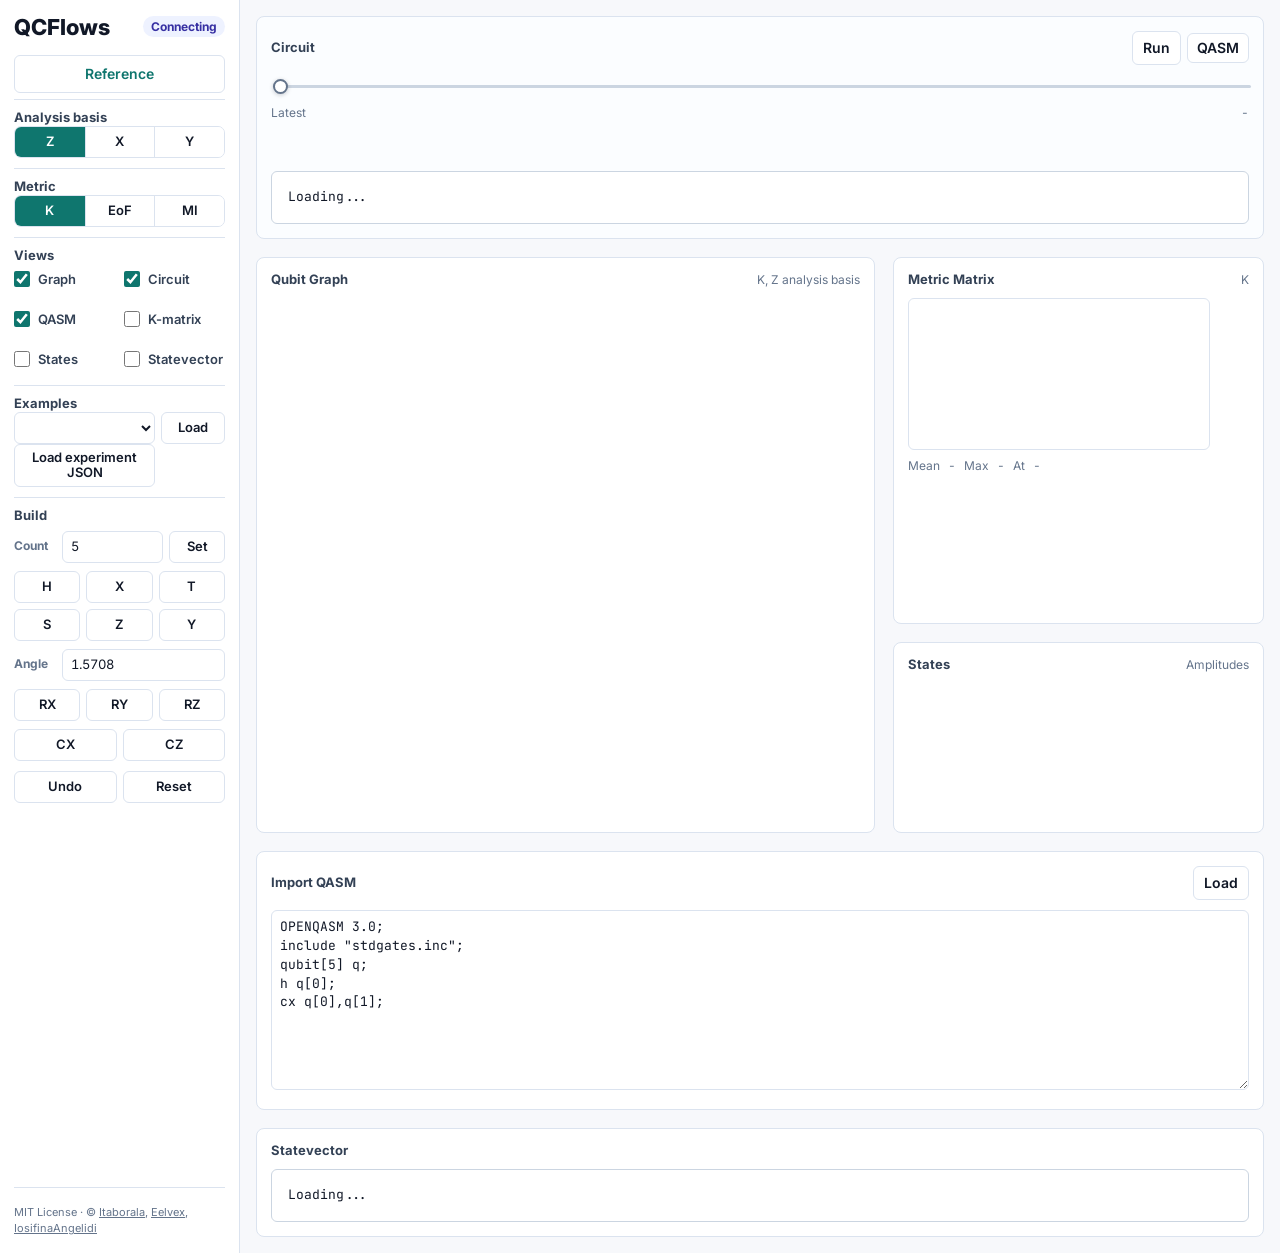
<file: index.html>
<!DOCTYPE html>
<html lang="en">
<head>
  <meta charset="UTF-8" />
  <meta name="viewport" content="width=device-width, initial-scale=1.0" />
  <title>QCFlows</title>
  <link rel="preconnect" href="https://fonts.googleapis.com">
  <link rel="preconnect" href="https://fonts.gstatic.com" crossorigin>
  <link href="https://fonts.googleapis.com/css2?family=Inter:wght@400;500;600;700&family=JetBrains+Mono:wght@400;500;600&display=swap" rel="stylesheet">
  <script src="https://d3js.org/d3.v7.min.js"></script>
  <link rel="stylesheet" href="static/style.css?v=stale-compute-1">
</head>
<body>
  <div class="app-shell">
    <aside class="sidebar">
      <div class="brand-block">
        <h1>QCFlows</h1>
        <div id="status" class="status-pill">Connecting</div>
      </div>
      <a href="reference.html" class="reference-link">Reference</a>

      <section class="tool-section" data-collapsible data-collapse-key="basis">
        <h2><a class="heading-link" href="reference.html#analysis-basis">Analysis basis</a></h2>
        <div id="basis-control" class="segmented-control" aria-label="Analysis basis">
          <button type="button" data-basis="z" class="active">Z</button>
          <button type="button" data-basis="x">X</button>
          <button type="button" data-basis="y">Y</button>
        </div>
      </section>

      <section class="tool-section" data-collapsible data-collapse-key="metric">
        <h2><a class="heading-link" href="reference.html#metrics">Metric</a></h2>
        <div class="metric-help-wrap">
          <div id="metric-control" class="segmented-control" aria-label="Line metric">
            <button type="button" data-metric="k" class="active" aria-describedby="metric-help-popover">K</button>
            <button type="button" data-metric="eof" aria-describedby="metric-help-popover">EoF</button>
            <button type="button" data-metric="mi" aria-describedby="metric-help-popover">MI</button>
          </div>
          <div id="metric-help-popover" class="metric-help-popover" role="tooltip" hidden>
            <strong id="metric-help-title"></strong>
            <span id="metric-help-body"></span>
            <a id="metric-help-link" href="reference.html#metrics">Reference</a>
          </div>
        </div>
      </section>

      <section class="tool-section" data-collapsible data-collapse-key="views">
        <h2><a class="heading-link" href="reference.html#views">Views</a></h2>
        <div class="view-toggle-grid" aria-label="Visible panels">
          <label class="check-option"><input type="checkbox" data-panel-toggle="graph" checked> <span>Graph</span></label>
          <label class="check-option"><input type="checkbox" data-panel-toggle="circuit" checked> <span>Circuit</span></label>
          <label class="check-option"><input type="checkbox" data-panel-toggle="qasm" checked> <span>QASM</span></label>
          <label class="check-option"><input type="checkbox" data-panel-toggle="metric-matrix"> <span>K-matrix</span></label>
          <label class="check-option"><input type="checkbox" data-panel-toggle="states"> <span>States</span></label>
          <label class="check-option"><input type="checkbox" data-panel-toggle="statevector"> <span>Statevector</span></label>
        </div>
      </section>

      <section class="tool-section" data-collapsible data-collapse-key="examples">
        <h2><a class="heading-link" href="reference.html#examples">Examples</a></h2>
        <div class="demo-loader">
          <select id="demo-experiment-select" aria-label="Demo experiment"></select>
          <button id="load-demo-experiment" type="button">Load</button>
        </div>
        <div class="demo-loader">
          <input id="experiment-file" type="file" accept="application/json,.json" hidden>
          <button id="load-experiment-file" type="button">Load experiment JSON</button>
        </div>
      </section>

      <section class="tool-section build-section" data-collapsible data-collapse-key="build">
        <h2><a class="heading-link" href="reference.html#build">Build</a></h2>
        <div class="field-row qubit-count-row">
          <label class="field-label" for="qubit-count">Count</label>
          <input id="qubit-count" type="number" min="1" max="12" value="5">
          <button id="set-qubits" type="button">Set</button>
        </div>
        <div class="button-grid gate-grid">
          <button type="button" data-single-gate="H">H</button>
          <button type="button" data-single-gate="X">X</button>
          <button type="button" data-single-gate="T">T</button>
          <button type="button" data-single-gate="S">S</button>
          <button type="button" data-single-gate="Z">Z</button>
          <button type="button" data-single-gate="Y">Y</button>
        </div>
        <div class="field-row angle-row">
          <label class="field-label" for="rotation-angle">Angle</label>
          <input id="rotation-angle" type="number" step="any" value="1.5708">
        </div>
        <div class="button-grid">
          <button type="button" data-rotation-gate="RX">RX</button>
          <button type="button" data-rotation-gate="RY">RY</button>
          <button type="button" data-rotation-gate="RZ">RZ</button>
        </div>
        <div class="button-grid two-gate-grid">
          <button type="button" data-two-gate="CX">CX</button>
          <button type="button" data-two-gate="CZ">CZ</button>
        </div>
        <div class="button-row">
          <button id="undo-gate" type="button">Undo</button>
          <button id="reset-circuit" type="button">Reset</button>
        </div>
      </section>
      <div class="sidebar-credits">
        MIT License · ©
        <a href="https://github.com/Itaborala" target="_blank" rel="noopener">Itaborala</a>,
        <a href="https://github.com/Eelvex" target="_blank" rel="noopener">Eelvex</a>,
        <a href="https://github.com/iosifinaangelidi" target="_blank" rel="noopener">IosifinaAngelidi</a>
      </div>
    </aside>

    <main class="workspace">
      <section class="panel graph-panel" data-panel-key="graph">
        <div class="panel-header">
          <h2><a class="heading-link" href="reference.html#qubit-graph">Qubit Graph</a></h2>
          <span id="graph-caption" class="muted">K, Z analysis basis</span>
        </div>
        <div id="graph"></div>
      </section>

      <section class="panel metric-panel" data-collapsible data-collapse-key="metric-matrix" data-panel-key="metric-matrix">
        <div class="panel-header">
          <h2><a class="heading-link" href="reference.html#metric-matrix">Metric Matrix</a></h2>
          <span id="matrix-caption" class="muted">K</span>
        </div>
        <canvas id="metric-matrix"></canvas>
        <div id="matrix-tooltip" class="tooltip"></div>
        <div class="stats-line">
          Mean <span id="matrix-mean">-</span>
          Max <span id="matrix-max">-</span>
          At <span id="matrix-argmax">-</span>
        </div>
      </section>

      <section class="panel states-panel" data-collapsible data-collapse-key="states" data-panel-key="states">
        <div class="panel-header">
          <h2><a class="heading-link" href="reference.html#states">States</a></h2>
          <span id="states-caption" class="muted">Amplitudes</span>
        </div>
        <div id="basis-grid"></div>
      </section>

      <section class="panel statevector-panel" data-collapsible data-collapse-key="statevector" data-panel-key="statevector">
        <div class="panel-header">
          <h2><a class="heading-link" href="reference.html#statevector">Statevector</a></h2>
        </div>
        <pre id="statevector">Loading...</pre>
      </section>

      <section class="panel circuit-panel" data-collapsible data-collapse-key="circuit" data-panel-key="circuit">
        <div class="panel-header">
          <h2><a class="heading-link" href="reference.html#circuit">Circuit</a></h2>
          <div class="header-actions">
            <span id="circuit-stale" class="stale-hint" hidden>Circuit Updated - press Run</span>
            <button id="run-circuit" type="button">Run</button>
            <button id="load-current-qasm" type="button" class="quiet-button">QASM</button>
          </div>
        </div>
        <div class="history-control circuit-history" data-collapse-persistent>
          <input id="history-marker" type="range" min="0" max="0" step="1" value="0" disabled>
          <div class="history-meta">
            <span id="history-label">Latest</span>
            <span id="history-count">-</span>
          </div>
        </div>
        <div id="marker-strip" class="marker-strip" aria-label="Circuit markers"></div>
        <div id="operations-list" class="operations-list">Loading...</div>
        <div id="circuit">Loading...</div>
      </section>

      <section class="panel qasm-panel" data-collapsible data-collapse-key="import-qasm" data-panel-key="qasm">
        <div class="panel-header">
          <h2><a class="heading-link" href="reference.html#qasm">Import QASM</a></h2>
          <button id="import-qasm" type="button">Load</button>
        </div>
        <textarea id="qasm-input" spellcheck="false">OPENQASM 3.0;
include "stdgates.inc";
qubit[5] q;
h q[0];
cx q[0],q[1];</textarea>
      </section>
    </main>
  </div>

  <script type="module" src="static/main.js?v=stale-compute-1"></script>
</body>
</html>
</file>
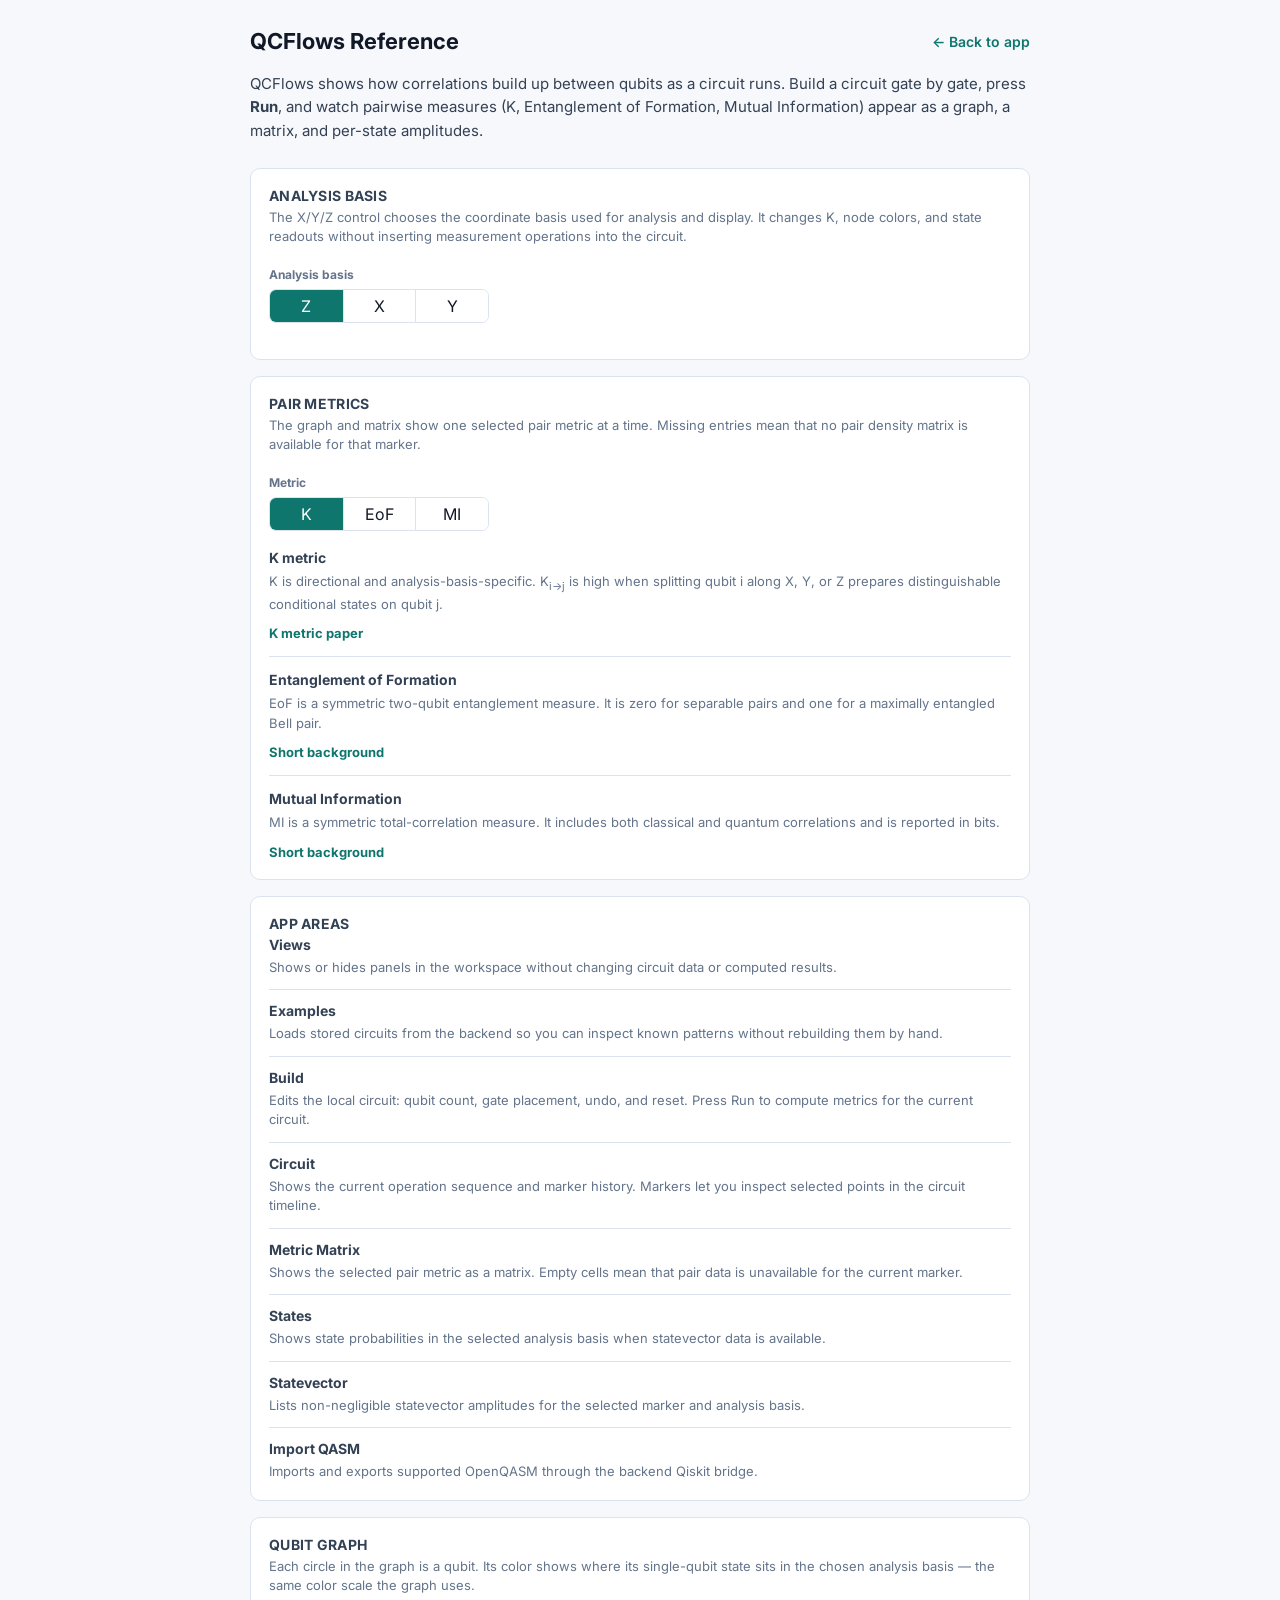
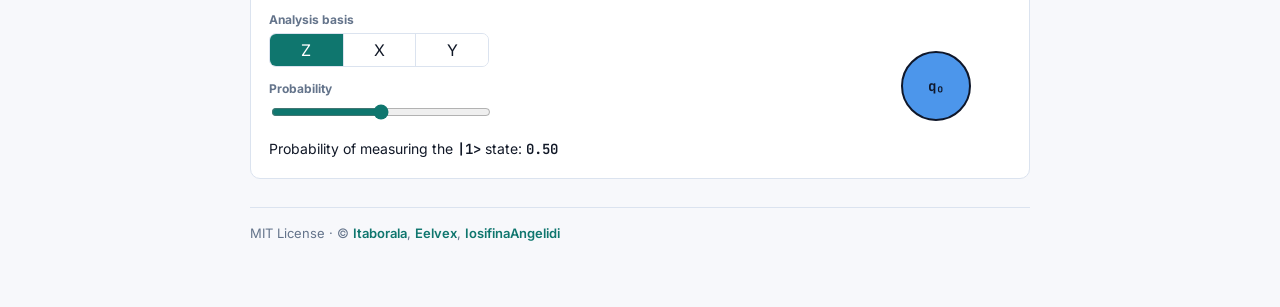
<file: reference.html>
<!DOCTYPE html>
<html lang="en">
<head>
  <meta charset="UTF-8" />
  <meta name="viewport" content="width=device-width, initial-scale=1.0" />
  <title>QCFlows · Reference</title>
  <link rel="preconnect" href="https://fonts.googleapis.com">
  <link rel="preconnect" href="https://fonts.gstatic.com" crossorigin>
  <link href="https://fonts.googleapis.com/css2?family=Inter:wght@400;500;600;700&family=JetBrains+Mono:wght@400;500;600&display=swap" rel="stylesheet">
  <script src="https://d3js.org/d3.v7.min.js"></script>
  <style>
    :root {
      --bg: #f7f8fb;
      --panel: #ffffff;
      --text: #111827;
      --muted: #64748b;
      --line: #dbe3ef;
      --accent: #0f766e;
      --accent-soft: #ccfbf1;
      --mono: 'JetBrains Mono', ui-monospace, SFMono-Regular, Menlo, Consolas, monospace;
    }

    * { box-sizing: border-box; }

    body {
      margin: 0;
      background: var(--bg);
      color: var(--text);
      font-family: Inter, -apple-system, BlinkMacSystemFont, "Segoe UI", sans-serif;
    }

    .wrap {
      max-width: 820px;
      margin: 0 auto;
      padding: 28px 20px 64px;
    }

    .topbar {
      display: flex;
      align-items: center;
      justify-content: space-between;
      gap: 12px;
      margin-bottom: 18px;
    }

    .topbar h1 {
      margin: 0;
      font-size: 22px;
    }

    .back {
      color: var(--accent);
      text-decoration: none;
      font-weight: 600;
      font-size: 14px;
    }

    .back:hover { text-decoration: underline; }

    .lede {
      color: #334155;
      font-size: 15px;
      line-height: 1.55;
      margin: 0 0 26px;
    }

    .ref-card {
      background: var(--panel);
      border: 1px solid var(--line);
      border-radius: 10px;
      padding: 18px;
      margin-bottom: 16px;
      scroll-margin-top: 18px;
    }

    .ref-card h2 {
      margin: 0 0 4px;
      font-size: 14px;
      text-transform: uppercase;
      letter-spacing: 0.02em;
      color: #334155;
    }

    .ref-card p.desc {
      margin: 0 0 16px;
      color: var(--muted);
      font-size: 13px;
      line-height: 1.5;
    }

    .metric-ref {
      border-top: 1px solid var(--line);
      padding-top: 14px;
      margin-top: 14px;
      scroll-margin-top: 18px;
    }

    .mini-ref {
      border-top: 1px solid var(--line);
      padding-top: 12px;
      margin-top: 12px;
      scroll-margin-top: 18px;
    }

    .mini-ref:first-of-type {
      border-top: 0;
      padding-top: 0;
      margin-top: 0;
    }

    .mini-ref h3 {
      margin: 0 0 5px;
      color: #334155;
      font-size: 14px;
    }

    .mini-ref p {
      margin: 0;
      color: var(--muted);
      font-size: 13px;
      line-height: 1.5;
    }

    .tool-snapshot {
      display: inline-grid;
      gap: 7px;
      min-width: min(100%, 220px);
      margin: 0 0 18px;
    }

    .tool-snapshot .field-label {
      margin: 0;
    }

    .tool-snapshot .segmented {
      max-width: none;
    }

    .tool-snapshot button {
      pointer-events: none;
    }

    .ref-card:target,
    .metric-ref:target,
    .mini-ref:target {
      border-radius: 8px;
      animation: ref-target-highlight 1.35s ease-out;
    }

    @keyframes ref-target-highlight {
      0% {
        background: #f0fdfa;
        box-shadow: 0 0 0 3px rgba(15, 118, 110, 0.16);
      }

      100% {
        background: var(--panel);
        box-shadow: 0 0 0 0 rgba(15, 118, 110, 0);
      }
    }

    @media (prefers-reduced-motion: reduce) {
      .ref-card:target,
      .metric-ref:target,
      .mini-ref:target {
        animation: none;
      }
    }

    .metric-ref:first-of-type {
      border-top: 0;
      padding-top: 0;
      margin-top: 0;
    }

    .metric-ref h3 {
      margin: 0 0 6px;
      color: #334155;
      font-size: 14px;
    }

    .metric-ref p {
      margin: 0 0 8px;
      color: var(--muted);
      font-size: 13px;
      line-height: 1.5;
    }

    .ref-link {
      color: var(--accent);
      font-size: 13px;
      font-weight: 700;
      text-decoration: none;
    }

    .ref-link:hover,
    .ref-link:focus-visible {
      text-decoration: underline;
      outline: none;
    }

    .demo {
      display: grid;
      grid-template-columns: 1fr 150px;
      gap: 20px;
      align-items: center;
    }

    .controls { display: grid; gap: 14px; }

    .field-label {
      display: block;
      margin-bottom: 6px;
      color: var(--muted);
      font-size: 12px;
      font-weight: 700;
    }

    .segmented {
      display: grid;
      grid-template-columns: repeat(3, 1fr);
      border: 1px solid var(--line);
      border-radius: 7px;
      overflow: hidden;
      max-width: 220px;
    }

    .segmented button {
      border: 0;
      border-radius: 0;
      min-height: 32px;
      background: #fff;
      color: var(--text);
      font: inherit;
      cursor: pointer;
    }

    .segmented button + button { border-left: 1px solid var(--line); }
    .segmented button.active { background: var(--accent); color: #fff; }

    input[type="range"] {
      width: 100%;
      max-width: 220px;
      accent-color: var(--accent);
    }

    .readout { font-size: 14px; line-height: 1.5; font-variant-ligatures: none; }
    .readout .ket,
    .readout .val { font-family: var(--mono); font-weight: 600; }

    .node-stage { display: grid; place-items: center; }
    .node-stage svg { width: 120px; height: 120px; }

    .node-circle { stroke: #0f172a; stroke-width: 2px; }
    .node-text {
      fill: #0f172a;
      font-family: var(--mono);
      font-size: 14px;
      font-weight: 700;
      text-anchor: middle;
      dominant-baseline: central;
    }

    @media (max-width: 560px) {
      .demo { grid-template-columns: 1fr; }
      .node-stage { order: -1; }
    }
    .ref-footer {
      margin-top: 28px;
      padding-top: 16px;
      border-top: 1px solid var(--line);
      color: var(--muted);
      font-size: 13px;
      line-height: 1.5;
    }

    .ref-footer a {
      color: var(--accent);
      font-weight: 600;
      text-decoration: none;
    }

    .ref-footer a:hover,
    .ref-footer a:focus-visible {
      text-decoration: underline;
      outline: none;
    }
  </style>
</head>
<body>
  <div class="wrap">
    <div class="topbar">
      <h1>QCFlows Reference</h1>
      <a class="back" href="index.html">← Back to app</a>
    </div>

    <p class="lede">
      QCFlows shows how correlations build up between qubits as a circuit runs.
      Build a circuit gate by gate, press <strong>Run</strong>, and watch pairwise
      measures (K, Entanglement of Formation, Mutual Information) appear as a graph,
      a matrix, and per-state amplitudes.
    </p>

    <section class="ref-card" id="analysis-basis">
      <h2>Analysis basis</h2>
      <p class="desc">
        The X/Y/Z control chooses the coordinate basis used for analysis and
        display. It changes K, node colors, and state readouts without inserting
        measurement operations into the circuit.
      </p>

      <div class="tool-snapshot" aria-label="Analysis basis selector preview">
        <span class="field-label">Analysis basis</span>
        <div class="segmented">
          <button type="button" class="active" tabindex="-1">Z</button>
          <button type="button" tabindex="-1">X</button>
          <button type="button" tabindex="-1">Y</button>
        </div>
      </div>
    </section>

    <section class="ref-card" id="metrics">
      <h2>Pair metrics</h2>
      <p class="desc">
        The graph and matrix show one selected pair metric at a time. Missing
        entries mean that no pair density matrix is available for that marker.
      </p>

      <div class="tool-snapshot" aria-label="Metric selector preview">
        <span class="field-label">Metric</span>
        <div class="segmented">
          <button type="button" class="active" tabindex="-1">K</button>
          <button type="button" tabindex="-1">EoF</button>
          <button type="button" tabindex="-1">MI</button>
        </div>
      </div>

      <article class="metric-ref" id="metric-k">
        <h3>K metric</h3>
        <p>
          K is directional and analysis-basis-specific. K<sub>i→j</sub> is high
          when splitting qubit i along X, Y, or Z prepares distinguishable
          conditional states on qubit j.
        </p>
        <a class="ref-link" href="https://arxiv.org/abs/2606.16549" target="_blank" rel="noopener">K metric paper</a>
      </article>

      <article class="metric-ref" id="metric-eof">
        <h3>Entanglement of Formation</h3>
        <p>
          EoF is a symmetric two-qubit entanglement measure. It is zero for
          separable pairs and one for a maximally entangled Bell pair.
        </p>
        <a class="ref-link" href="https://en.wikipedia.org/wiki/Entanglement_of_formation" target="_blank" rel="noopener">Short background</a>
      </article>

      <article class="metric-ref" id="metric-mi">
        <h3>Mutual Information</h3>
        <p>
          MI is a symmetric total-correlation measure. It includes both
          classical and quantum correlations and is reported in bits.
        </p>
        <a class="ref-link" href="https://en.wikipedia.org/wiki/Quantum_mutual_information" target="_blank" rel="noopener">Short background</a>
      </article>
    </section>

    <section class="ref-card" id="app-areas">
      <h2>App areas</h2>

      <article class="mini-ref" id="views">
        <h3>Views</h3>
        <p>Shows or hides panels in the workspace without changing circuit data or computed results.</p>
      </article>

      <article class="mini-ref" id="examples">
        <h3>Examples</h3>
        <p>Loads stored circuits from the backend so you can inspect known patterns without rebuilding them by hand.</p>
      </article>

      <article class="mini-ref" id="build">
        <h3>Build</h3>
        <p>Edits the local circuit: qubit count, gate placement, undo, and reset. Press Run to compute metrics for the current circuit.</p>
      </article>

      <article class="mini-ref" id="circuit">
        <h3>Circuit</h3>
        <p>Shows the current operation sequence and marker history. Markers let you inspect selected points in the circuit timeline.</p>
      </article>

      <article class="mini-ref" id="metric-matrix">
        <h3>Metric Matrix</h3>
        <p>Shows the selected pair metric as a matrix. Empty cells mean that pair data is unavailable for the current marker.</p>
      </article>

      <article class="mini-ref" id="states">
        <h3>States</h3>
        <p>Shows state probabilities in the selected analysis basis when statevector data is available.</p>
      </article>

      <article class="mini-ref" id="statevector">
        <h3>Statevector</h3>
        <p>Lists non-negligible statevector amplitudes for the selected marker and analysis basis.</p>
      </article>

      <article class="mini-ref" id="qasm">
        <h3>Import QASM</h3>
        <p>Imports and exports supported OpenQASM through the backend Qiskit bridge.</p>
      </article>
    </section>

    <section class="ref-card" id="qubit-graph">
      <h2>Qubit graph</h2>
      <p class="desc">
        Each circle in the graph is a qubit. Its color shows where its single-qubit
        state sits in the chosen analysis basis — the same color scale the graph uses.
      </p>

      <div class="demo">
        <div class="controls">
          <div>
            <span class="field-label">Analysis basis</span>
            <div class="segmented" id="ref-basis">
              <button type="button" data-basis="z" class="active">Z</button>
              <button type="button" data-basis="x">X</button>
              <button type="button" data-basis="y">Y</button>
            </div>
          </div>

          <div>
            <span class="field-label">Probability</span>
            <input id="ref-slider" type="range" min="0" max="1" step="0.01" value="0.5">
          </div>

          <div class="readout">
            Probability of measuring the <span class="ket" id="ref-ket">|1></span> state:
            <span class="val" id="ref-prob">0.50</span>
          </div>
        </div>

        <div class="node-stage">
          <svg viewBox="0 0 120 120" role="img" aria-label="Qubit node colored by probability">
            <circle class="node-circle" id="ref-node" cx="60" cy="60" r="34"></circle>
            <text class="node-text" x="60" y="60">q₀</text>
          </svg>
        </div>
      </div>
    </section>
    <footer class="ref-footer">
      MIT License · ©
      <a href="https://github.com/Itaborala" target="_blank" rel="noopener">Itaborala</a>,
      <a href="https://github.com/Eelvex" target="_blank" rel="noopener">Eelvex</a>,
      <a href="https://github.com/iosifinaangelidi" target="_blank" rel="noopener">IosifinaAngelidi</a>
    </footer>
  </div>

  <script>
    const EIGEN = {z: "1", x: "-", y: "ī"};

    const basisControl = document.getElementById("ref-basis");
    const slider = document.getElementById("ref-slider");
    const node = document.getElementById("ref-node");
    const ket = document.getElementById("ref-ket");
    const prob = document.getElementById("ref-prob");

    let basis = "z";
    let p = 0.5;

    // Same Blues scale as the graph; falls back if d3 is unavailable.
    function blues(t) {
      return window.d3
        ? d3.interpolateBlues(t)
        : `hsl(212, 80%, ${96 - 70 * t}%)`;
    }

    function render() {
      const prob0 = 1 - p;                 // graph colors by P(|0>-type)
      node.setAttribute("fill", blues(prob0));
      ket.textContent = `|${EIGEN[basis]}>`;
      prob.textContent = p.toFixed(2);
    }

    basisControl.addEventListener("click", (event) => {
      const button = event.target.closest("button");
      if (!button) return;
      basis = button.dataset.basis;
      for (const item of basisControl.querySelectorAll("button")) {
        item.classList.toggle("active", item === button);
      }
      render();
    });

    slider.addEventListener("input", (event) => {
      p = Number(event.target.value);
      render();
    });

    render();
  </script>
</body>
</html>
</file>
<file: static/style.css>
:root {
  --bg: #f7f8fb;
  --panel: #ffffff;
  --panel-soft: #f8fafc;
  --text: #111827;
  --muted: #64748b;
  --line: #dbe3ef;
  --line-strong: #bdc8d8;
  --accent: #0f766e;
  --accent-soft: #ccfbf1;
  --warn: #b45309;
  --danger: #b91c1c;
  --font-ui: Inter, -apple-system, BlinkMacSystemFont, "Segoe UI", sans-serif;
  --mono: 'JetBrains Mono', ui-monospace, SFMono-Regular, Menlo, Consolas, monospace;
  --text-xs: 12px;
  --text-sm: 13px;
  --text-md: 14px;
}

* {
  box-sizing: border-box;
}

body {
  margin: 0;
  background: var(--bg);
  color: var(--text);
  font-family: var(--font-ui);
  font-size: var(--text-md);
  line-height: 1.45;
  letter-spacing: 0;
}

button,
input,
select,
textarea {
  font: inherit;
}

button {
  border: 1px solid var(--line);
  background: #fff;
  color: var(--text);
  border-radius: 6px;
  min-height: 34px;
  padding: 6px 10px;
  cursor: pointer;
  font-size: var(--text-md);
  font-weight: 600;
  line-height: 1.2;
}

button:hover {
  border-color: var(--line-strong);
  background: var(--panel-soft);
}

button.active-tool {
  border-color: var(--accent);
  background: var(--accent-soft);
  color: var(--accent);
  box-shadow: 0 0 0 2px rgba(15, 118, 110, 0.12);
}

button.active-tool:hover {
  background: #99f6e4;
}

input,
select,
textarea {
  width: 100%;
  border: 1px solid var(--line);
  border-radius: 6px;
  background: #fff;
  color: var(--text);
  padding: 7px 8px;
  font-size: var(--text-md);
  line-height: 1.25;
}

select {
  min-height: 34px;
}

textarea,
pre,
#circuit {
  font-family: var(--mono);
}

textarea {
  min-height: 180px;
  resize: vertical;
  font-size: var(--text-sm);
  line-height: 1.45;
  white-space: pre;
}

pre {
  margin: 0;
  white-space: pre-wrap;
}

.app-shell {
  display: grid;
  grid-template-columns: 240px minmax(0, 1fr);
  min-height: 100vh;
}

.sidebar {
  background: #fff;
  border-right: 1px solid var(--line);
  padding: 16px 14px;
  overflow-y: auto;
  display: flex;
  flex-direction: column;
}

.sidebar button {
  min-height: 32px;
  padding: 5px 8px;
  font-size: var(--text-sm);
}

.sidebar input,
.sidebar select {
  min-height: 32px;
  padding: 6px 8px;
  font-size: var(--text-sm);
}

.sidebar input[type="number"] {
  appearance: textfield;
  font-variant-numeric: tabular-nums;
}

.sidebar input[type="number"]::-webkit-inner-spin-button,
.sidebar input[type="number"]::-webkit-outer-spin-button {
  appearance: none;
  margin: 0;
}

.sidebar-credits {
  margin-top: auto;
  padding-top: 16px;
  border-top: 1px solid var(--line);
  color: var(--muted);
  font-size: 11px;
  line-height: 1.5;
}

.sidebar-credits a { color: inherit; }




.brand-block {
  display: flex;
  align-items: flex-start;
  justify-content: space-between;
  gap: 12px;
  margin-bottom: 16px;
}

.brand-block h1 {
  margin: 0;
  font-size: 22px;
  font-weight: 800;
  line-height: 1.05;
}

.status-pill {
  border-radius: 999px;
  background: #eef2ff;
  color: #3730a3;
  font-size: var(--text-xs);
  font-weight: 700;
  line-height: 1.1;
  padding: 4px 8px;
}

.status-pill[data-tone="ok"] {
  background: var(--accent-soft);
  color: var(--accent);
}

.status-pill[data-tone="error"] {
  background: #fee2e2;
  color: var(--danger);
}

.tool-section {
  border-top: 1px solid var(--line);
  padding: 10px 0;
}

.tool-section h2,
.panel h2 {
  margin: 0;
  font-size: var(--text-sm);
  font-weight: 700;
  line-height: 1.2;
  text-transform: none;
  color: #334155;
}

.heading-link {
  color: inherit;
  text-decoration: none;
  border-radius: 4px;
}

.heading-link:hover,
.heading-link:focus-visible {
  color: var(--accent);
  text-decoration: underline;
  outline: none;
}

.collapse-heading {
  display: flex;
  align-items: center;
  gap: 6px;
  min-width: 0;
}

.panel-header .collapse-heading {
  flex: 1;
}

.header-actions {
  display: flex;
  gap: 6px;
  align-items: center;
}

.stale-hint {
  border: 1px solid #fde68a;
  border-radius: 999px;
  background: #fffbeb;
  color: #92400e;
  font-size: 11px;
  font-weight: 600;
  line-height: 1;
  padding: 4px 7px;
}

#run-circuit.needs-run {
  border-color: #d97706;
  background: #fff7ed;
  color: #9a3412;
  box-shadow: inset 0 0 0 1px rgba(217, 119, 6, 0.12);
}

.collapse-toggle {
  display: grid;
  place-items: center;
  flex: 0 0 auto;
  width: 22px;
  min-height: 22px;
  padding: 0;
  border-color: transparent;
  background: transparent;
  color: var(--muted);
}

.collapse-toggle:hover {
  border-color: var(--line);
  background: var(--panel-soft);
  color: var(--text);
}

.collapse-icon {
  width: 8px;
  height: 8px;
  border-right: 2px solid currentColor;
  border-bottom: 2px solid currentColor;
  transform: rotate(45deg) translate(-1px, -1px);
  transition: transform 120ms ease;
}

[data-collapsed="true"] .collapse-icon {
  transform: rotate(-45deg);
}

.tool-section > .collapse-heading + .collapsible-content {
  margin-top: 7px;
}

.collapsible-content[hidden] {
  display: none;
}

.collapsible-content > .field-label:first-child {
  margin-top: 0;
}

[data-collapsed="true"] > .panel-header {
  margin-bottom: 0;
}

[data-collapsed="true"] > .panel-header > button:not(.collapse-toggle) {
  display: none;
}

.field-label {
  display: block;
  margin: 8px 0 4px;
  color: var(--muted);
  font-size: var(--text-xs);
  font-weight: 700;
  line-height: 1.2;
}

.field-row {
  display: grid;
  grid-template-columns: 42px minmax(0, 1fr);
  gap: 6px;
  align-items: center;
  margin-top: 7px;
}

.field-row .field-label {
  margin: 0;
}

.qubit-count-row {
  grid-template-columns: 42px minmax(0, 1fr) 56px;
}

.build-section .button-grid,
.build-section .button-row {
  margin-top: 8px;
}

.build-section .angle-row {
  margin-top: 8px;
}

.build-section .button-row {
  padding-top: 2px;
}

.inline-fields,
.demo-loader,
.button-row,
.button-grid {
  display: grid;
  gap: 6px;
}

.demo-loader,
.inline-fields {
  grid-template-columns: 1fr 64px;
}

.button-row {
  grid-template-columns: 1fr 1fr;
}

.button-grid {
  grid-template-columns: repeat(3, 1fr);
  margin-top: 6px;
}

.gate-grid {
  grid-template-columns: repeat(3, 1fr);
}

.two-gate-grid {
  grid-template-columns: repeat(2, 1fr);
}

.segmented-control {
  display: grid;
  grid-template-columns: repeat(3, 1fr);
  border: 1px solid var(--line);
  border-radius: 7px;
  overflow: hidden;
}

.metric-help-wrap {
  position: relative;
}

.metric-help-popover {
  position: absolute;
  left: 0;
  right: 0;
  top: calc(100% + 7px);
  z-index: 20;
  display: grid;
  gap: 5px;
  border: 1px solid var(--line-strong);
  border-radius: 7px;
  background: #ffffff;
  box-shadow: 0 10px 24px rgba(15, 23, 42, 0.14);
  color: #334155;
  padding: 9px 10px;
  font-size: var(--text-xs);
  line-height: 1.35;
}

.metric-help-popover[hidden] {
  display: none;
}

.metric-help-popover strong {
  color: var(--text);
  font-size: var(--text-sm);
  line-height: 1.2;
}

.metric-help-popover a {
  color: var(--accent);
  font-weight: 700;
  text-decoration: none;
}

.metric-help-popover a:hover,
.metric-help-popover a:focus-visible {
  text-decoration: underline;
  outline: none;
}

.view-toggle-grid {
  display: grid;
  grid-template-columns: repeat(2, minmax(0, 1fr));
  column-gap: 8px;
  row-gap: 8px;
}

.check-option {
  display: grid;
  grid-template-columns: 16px minmax(0, 1fr);
  align-items: center;
  gap: 8px;
  color: #334155;
  font-size: var(--text-sm);
  font-weight: 600;
  line-height: 1.25;
}

.check-option input {
  width: 16px;
  height: 16px;
  margin: 0;
  accent-color: var(--accent);
}

.segmented-control button {
  border: 0;
  border-radius: 0;
  min-height: 30px;
}

.segmented-control button + button {
  border-left: 1px solid var(--line);
}

.segmented-control .active {
  background: var(--accent);
  color: #fff;
}

.history-control {
  display: grid;
  gap: 6px;
}

.history-control input[type="range"] {
  appearance: none;
  height: 18px;
  padding: 0;
  border: 0;
  background: transparent;
  cursor: pointer;
}

.history-control input[type="range"]::-webkit-slider-runnable-track {
  height: 3px;
  border-radius: 999px;
  background: #cbd5e1;
}

.history-control input[type="range"]::-webkit-slider-thumb {
  appearance: none;
  width: 15px;
  height: 15px;
  margin-top: -6px;
  border: 2px solid #64748b;
  border-radius: 999px;
  background: #ffffff;
  box-shadow: 0 1px 4px rgba(15, 23, 42, 0.22);
}

.history-control input[type="range"]:focus-visible {
  outline: none;
}

.history-control input[type="range"]:focus-visible::-webkit-slider-thumb {
  border-color: var(--accent);
  box-shadow: 0 0 0 4px rgba(15, 118, 110, 0.14);
}

.history-control input[type="range"]::-moz-range-track {
  height: 3px;
  border-radius: 999px;
  background: #cbd5e1;
}

.history-control input[type="range"]::-moz-range-thumb {
  width: 13px;
  height: 13px;
  border: 2px solid #64748b;
  border-radius: 999px;
  background: #ffffff;
  box-shadow: 0 1px 4px rgba(15, 23, 42, 0.22);
}

.history-meta {
  display: grid;
  grid-template-columns: minmax(0, 1fr) auto;
  align-items: center;
  gap: 8px;
  min-height: 18px;
  color: var(--muted);
  font-size: var(--text-xs);
  line-height: 1.25;
}

.circuit-history {
  margin-bottom: 10px;
}

.circuit-panel[data-collapsed="true"] .circuit-history {
  margin: 10px 0 0;
}

.marker-strip {
  display: flex;
  flex-wrap: nowrap;
  gap: 5px;
  align-items: center;
  min-height: 28px;
  margin-bottom: 12px;
  overflow-x: auto;
  padding-bottom: 4px;
  scrollbar-width: thin;
}

.marker-button {
  flex: 0 0 26px;
  display: grid;
  place-items: center;
  width: 26px;
  min-height: 26px;
  padding: 0;
  border-color: #dbe3ef;
  border-radius: 999px;
  background: #ffffff;
  color: var(--muted);
  font-size: var(--text-xs);
  font-weight: 600;
  line-height: 1;
}

.marker-button:hover,
.marker-button:focus-visible {
  border-color: var(--line-strong);
  background: #f8fafc;
  color: var(--text);
  outline: none;
}

.marker-button[data-status="dirty"] {
  border-color: var(--warn);
  background: #fffbeb;
  color: var(--warn);
}

.marker-button[data-status="cached"] {
  border-color: var(--accent);
  background: #f0fdfa;
  color: var(--accent);
}

.marker-button.is-active {
  box-shadow: 0 0 0 2px rgba(15, 23, 42, 0.1);
  color: var(--text);
}

#history-label {
  min-width: 0;
  overflow: hidden;
  text-overflow: ellipsis;
  white-space: nowrap;
}

#history-count {
  font-variant-numeric: tabular-nums;
}


.reference-link {
  display: block;
  text-align: center;
  text-decoration: none;
  border: 1px solid var(--line);
  border-radius: 6px;
  padding: 8px 10px;
  margin-bottom: 6px;
  color: var(--accent);
  font-weight: 600;
}
.reference-link:hover {
  border-color: var(--accent);
  background: var(--accent-soft);
}

.workspace {
  display: grid;
  grid-template-columns: minmax(420px, 1.5fr) minmax(300px, 0.9fr);
  grid-template-areas:
    "circuit circuit"
    "graph metric"
    "graph states"
    "qasm qasm"
    "statevector statevector";
  grid-auto-rows: min-content;
  gap: 18px;
  padding: 16px;
}

.workspace:has(.metric-panel[hidden]):has(.states-panel[hidden]) {
  grid-template-areas:
    "circuit circuit"
    "graph graph"
    "qasm qasm"
    "statevector statevector";
}

.panel {
  position: relative;
  background: var(--panel);
  border: 1px solid var(--line);
  border-radius: 8px;
  padding: 14px;
  min-width: 0;
}

.circuit-panel {
  background: #fbfdff;
}

.graph-panel {
  grid-area: graph;
}

.metric-panel {
  grid-area: metric;
}

.states-panel {
  grid-area: states;
}

.statevector-panel {
  grid-area: statevector;
}

.circuit-panel {
  grid-area: circuit;
}

.qasm-panel {
  grid-area: qasm;
}

.panel-header {
  display: flex;
  align-items: center;
  justify-content: space-between;
  gap: 12px;
  margin-bottom: 10px;
}

.muted,
.stats-line {
  color: var(--muted);
  font-size: var(--text-xs);
  line-height: 1.35;
}

#graph {
  min-height: 520px;
  position: relative;
}

#graph svg {
  display: block;
  width: 100%;
  height: 520px;
}

#graph.is-empty::after {
  content: "Graph unavailable.";
  display: block;
  color: var(--muted);
  padding: 16px 0;
}

.link {
  opacity: 0.85;
}

.node {
  stroke-width: 2px;
}

.node-group {
  cursor: pointer;
  outline: none;
}

#graph.placement-active .node-group {
  cursor: copy;
}

#graph.placement-active::after {
  content: attr(data-placement-label);
  position: absolute;
  top: 12px;
  left: 12px;
  z-index: 2;
  max-width: calc(100% - 24px);
  border: 1px solid rgba(15, 118, 110, 0.28);
  border-radius: 6px;
  background: rgba(240, 253, 250, 0.96);
  color: var(--accent);
  box-shadow: 0 8px 22px rgba(15, 23, 42, 0.08);
  font-family: var(--font-ui);
  font-size: var(--text-xs);
  font-weight: 700;
  line-height: 1.25;
  overflow: hidden;
  padding: 7px 9px;
  pointer-events: none;
  text-overflow: ellipsis;
  white-space: nowrap;
}

.node-group.placement-target .node {
  stroke: var(--accent);
  stroke-dasharray: 5 4;
  stroke-width: 3px;
}

.node-group.placement-target:hover .node,
.node-group.placement-target:focus-visible .node {
  fill: var(--accent-soft) !important;
  filter: drop-shadow(0 0 10px rgba(15, 118, 110, 0.28));
}

.node-group.pending-origin {
  cursor: not-allowed;
}

.node-group.pending-origin .node {
  fill: #fef3c7 !important;
  stroke: #d97706;
  stroke-dasharray: none;
  stroke-width: 3px;
}

.node-group:focus-visible .node {
  stroke: var(--accent);
  stroke-width: 3px;
  filter: drop-shadow(0 0 8px rgba(15, 118, 110, 0.24));
}

.node-label {
  fill: #0f172a;
  font-family: var(--mono);
  font-size: 12px;
  font-weight: 700;
  text-anchor: middle;
  pointer-events: none;
}

#basis-grid {
  display: grid;
  gap: 6px;
  max-height: 340px;
  overflow: auto;
}

.basis-cell {
  border: 1px solid var(--line);
  border-radius: 6px;
  min-height: 46px;
  padding: 6px;
  display: flex;
  flex-direction: column;
  justify-content: space-between;
  font-family: var(--mono);
  line-height: 1.25;
}

.basis-cell span {
  color: var(--muted);
  font-size: 11px;
}

.basis-cell strong {
  font-size: var(--text-sm);
}

#metric-matrix {
  display: block;
  max-width: 100%;
  border: 1px solid var(--line);
  border-radius: 6px;
}

.stats-line {
  display: flex;
  gap: 8px;
  flex-wrap: wrap;
  margin-top: 8px;
  font-variant-numeric: tabular-nums;
}

.tooltip {
  position: absolute;
  pointer-events: none;
  opacity: 0;
  z-index: 5;
  background: rgba(15, 23, 42, 0.9);
  color: #fff;
  padding: 5px 8px;
  border-radius: 5px;
  font-size: var(--text-xs);
  font-family: var(--font-ui);
  font-variant-numeric: tabular-nums;
}

#statevector,
#circuit {
  max-height: 320px;
  overflow: auto;
  background: #ffffff;
  border: 1px solid #cbd5e1;
  border-radius: 6px;
  padding: 16px;
  font-size: var(--text-sm);
  line-height: 1.45;
}


#circuit {
  max-height: 380px;
  box-shadow: inset 0 1px 0 rgba(255, 255, 255, 0.72);
}

#circuit svg {
  display: block;
  min-width: 100%;
}

.circuit-label,
.circuit-gate-label {
  font-family: var(--mono);
  font-size: var(--text-xs);
  font-weight: 700;
  fill: var(--muted);
}

.circuit-wire {
  stroke: #8fa2bb;
  stroke-width: 1.5;
}

.circuit-connector {
  stroke: #334155;
  stroke-width: 2;
}

.circuit-gate {
  fill: #ffffff;
  stroke: #26364b;
  stroke-width: 1.4;
}

.circuit-gate-label {
  fill: #0f172a;
  text-anchor: middle;
}

.circuit-control {
  fill: #334155;
}

.circuit-swap {
  fill: #334155;
  font-family: var(--mono);
  font-size: 18px;
  font-weight: 700;
  text-anchor: middle;
}

.circuit-marker {
  color: #b8c5d6;
  cursor: pointer;
  outline: none;
}

.circuit-marker-hit {
  stroke: transparent;
  stroke-width: 18;
  pointer-events: stroke;
}

.circuit-marker-line {
  stroke: currentColor;
  stroke-dasharray: 4 5;
  stroke-width: 1.5;
  opacity: 0.22;
}

.circuit-marker-dot {
  fill: #ffffff;
  stroke: currentColor;
  stroke-width: 1.5;
  opacity: 0.5;
}

.circuit-marker:hover .circuit-marker-line,
.circuit-marker:focus-visible .circuit-marker-line,
.circuit-marker.is-hovered .circuit-marker-line,
.circuit-marker.is-active .circuit-marker-line,
.circuit-marker[data-status="dirty"] .circuit-marker-line,
.circuit-marker[data-status="cached"] .circuit-marker-line {
  opacity: 0.7;
}

.circuit-marker.is-hovered .circuit-marker-line {
  stroke-width: 2.25;
}

.circuit-marker.is-hovered .circuit-marker-dot {
  opacity: 1;
}

.circuit-marker.is-active .circuit-marker-dot {
  opacity: 1;
}

.circuit-marker[data-status="dirty"] {
  color: #d97706;
}

.circuit-marker[data-status="cached"] {
  color: var(--accent);
}

.operations-list {
  display: none;
  flex-wrap: nowrap;
  gap: 6px;
  min-height: 28px;
  margin-bottom: 12px;
  overflow-x: auto;
  padding-bottom: 4px;
  scrollbar-width: thin;
  color: var(--muted);
  font-size: var(--text-xs);
}

.operation-chip {
  flex: 0 0 auto;
  border: 1px solid var(--line);
  border-radius: 999px;
  background: #fff;
  color: #334155;
  font-family: var(--mono);
  padding: 4px 8px;
}

.quiet-button {
  min-height: 30px;
  padding: 4px 9px;
}

@media (max-width: 980px) {
  .app-shell {
    grid-template-columns: 1fr;
  }

  .sidebar {
    border-right: 0;
    border-bottom: 1px solid var(--line);
  }


  

  .workspace {
    grid-template-columns: 1fr;
    grid-template-areas:
      "circuit"
      "graph"
      "metric"
      "states"
      "statevector"
      "qasm";
  }

  .graph-panel,
  .qasm-panel {
    grid-column: auto;
    grid-row: auto;
  }
}
</file>
